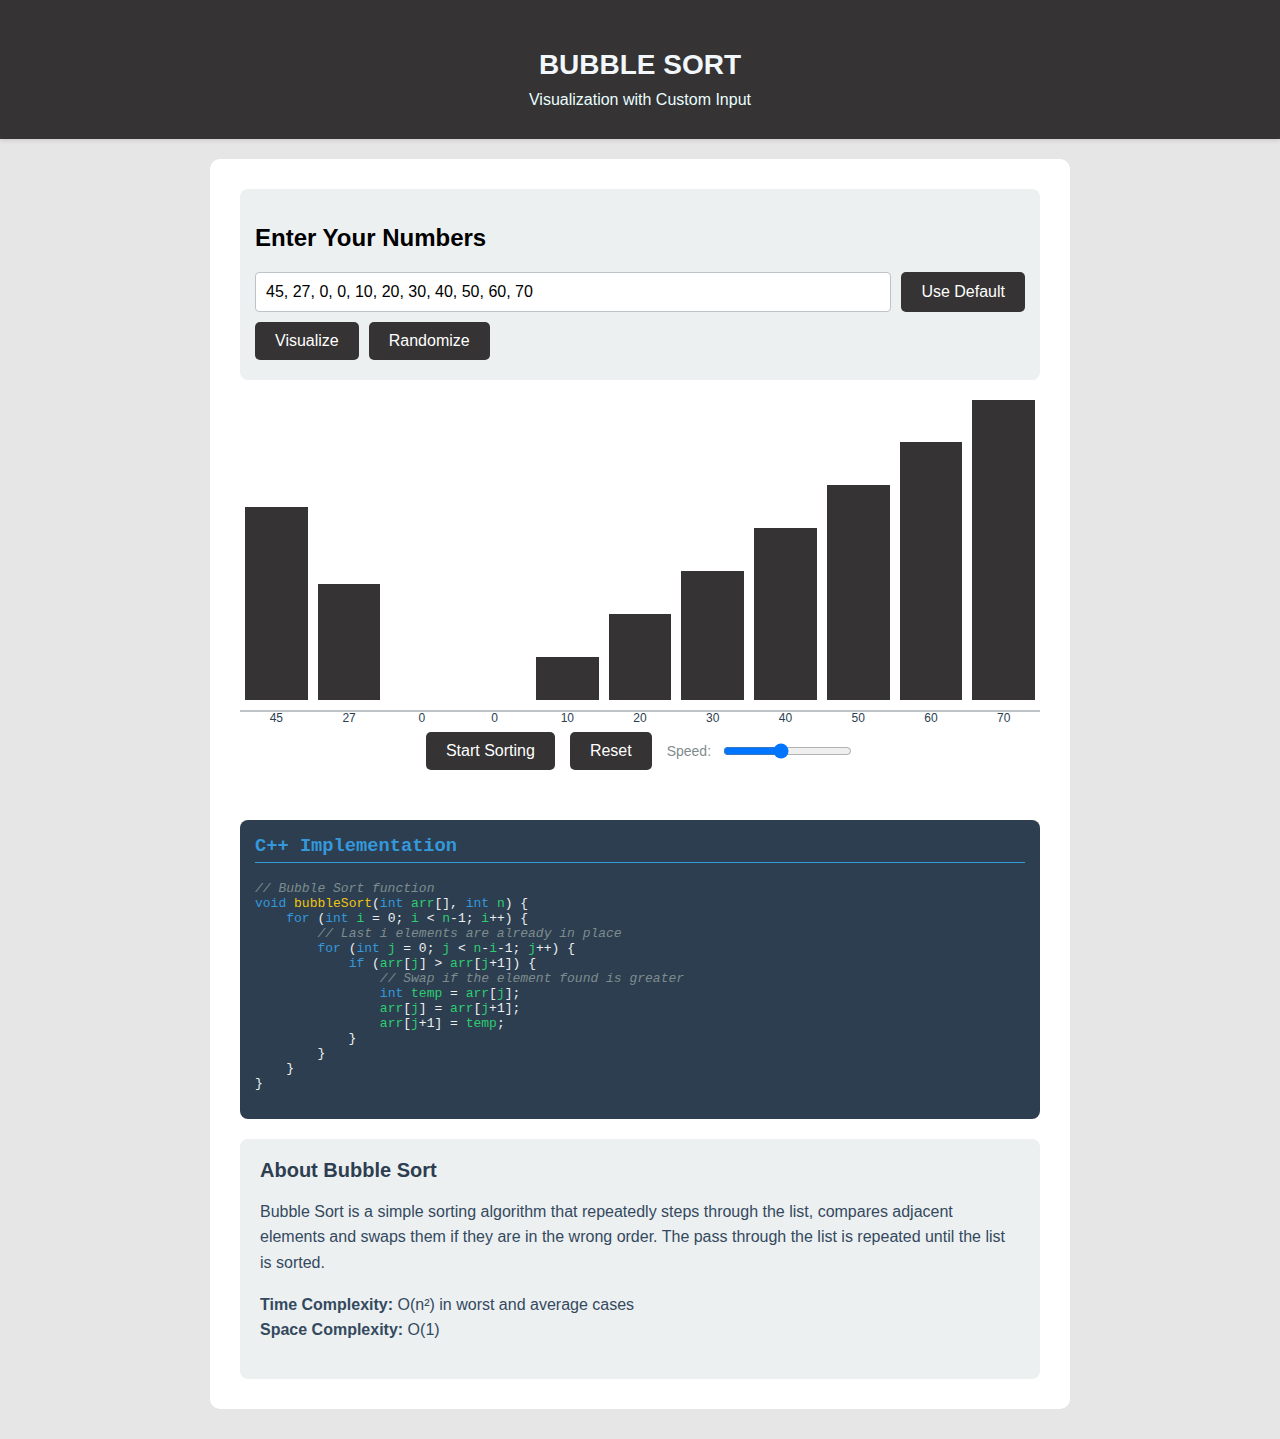
<file: bubble.html>
<!DOCTYPE html>
<html lang="en">
<head>
    <meta charset="UTF-8">
    <meta name="viewport" content="width=device-width, initial-scale=1.0">
    <title>Bubble Sort Visualization</title>
     <link rel="stylesheet" href="bubble.css" />
</head>
<body>
    <div class="header">
        <h1>BUBBLE SORT</h1>
        <div class="subtitle">Visualization with Custom Input</div>
    </div>
    
    <div class="container">
        <div class="input-section">
            <h2>Enter Your Numbers</h2>
            <div class="input-group">
                <input type="text" id="numberInput" placeholder="Enter numbers separated by commas (e.g., 5,3,8,1)">
                <button id="useDefaultBtn">Use Default</button>
            </div>
            <div class="input-buttons">
                <button id="submitBtn">Visualize</button>
                <button id="randomBtn">Randomize</button>
            </div>
            <div id="errorMessage" class="error-message"></div>
        </div>
        
        <div class="visualization">
            <div class="bars-container" id="barsContainer">
                <!-- Bars will be generated by JavaScript -->
            </div>
            
            <div class="controls">
                <button id="startBtn" disabled>Start Sorting</button>
                <button id="resetBtn" disabled>Reset</button>
                <div class="speed-control">
                    <label for="speed">Speed:</label>
                    <input type="range" id="speed" min="1" max="10" value="5">
                </div>
            </div>
        </div>
        
        <div class="code-fragment">
            <h3>C++ Implementation</h3>
            <pre><code><span class="code-comment">// Bubble Sort function</span>
<span class="code-keyword">void</span> <span class="code-function">bubbleSort</span>(<span class="code-keyword">int</span> <span class="code-var">arr</span>[], <span class="code-keyword">int</span> <span class="code-var">n</span>) {
    <span class="code-keyword">for</span> (<span class="code-keyword">int</span> <span class="code-var">i</span> = 0; <span class="code-var">i</span> < <span class="code-var">n</span>-1; <span class="code-var">i</span>++) {
        <span class="code-comment">// Last i elements are already in place</span>
        <span class="code-keyword">for</span> (<span class="code-keyword">int</span> <span class="code-var">j</span> = 0; <span class="code-var">j</span> < <span class="code-var">n</span>-<span class="code-var">i</span>-1; <span class="code-var">j</span>++) {
            <span class="code-keyword">if</span> (<span class="code-var">arr</span>[<span class="code-var">j</span>] > <span class="code-var">arr</span>[<span class="code-var">j</span>+1]) {
                <span class="code-comment">// Swap if the element found is greater</span>
                <span class="code-keyword">int</span> <span class="code-var">temp</span> = <span class="code-var">arr</span>[<span class="code-var">j</span>];
                <span class="code-var">arr</span>[<span class="code-var">j</span>] = <span class="code-var">arr</span>[<span class="code-var">j</span>+1];
                <span class="code-var">arr</span>[<span class="code-var">j</span>+1] = <span class="code-var">temp</span>;
            }
        }
    }
}</code></pre>
        </div>

        <div class="algorithm-info">
            <h2>About Bubble Sort</h2>
            <p>
                Bubble Sort is a simple sorting algorithm that repeatedly steps through the list,
                compares adjacent elements and swaps them if they are in the wrong order.
                The pass through the list is repeated until the list is sorted.
            </p>
            <p>
                <strong>Time Complexity:</strong> O(n²) in worst and average cases<br>
                <strong>Space Complexity:</strong> O(1)
            </p>
        </div>
    </div>

   <script src="bubble.js"></script>
</body>
</html>
</file>
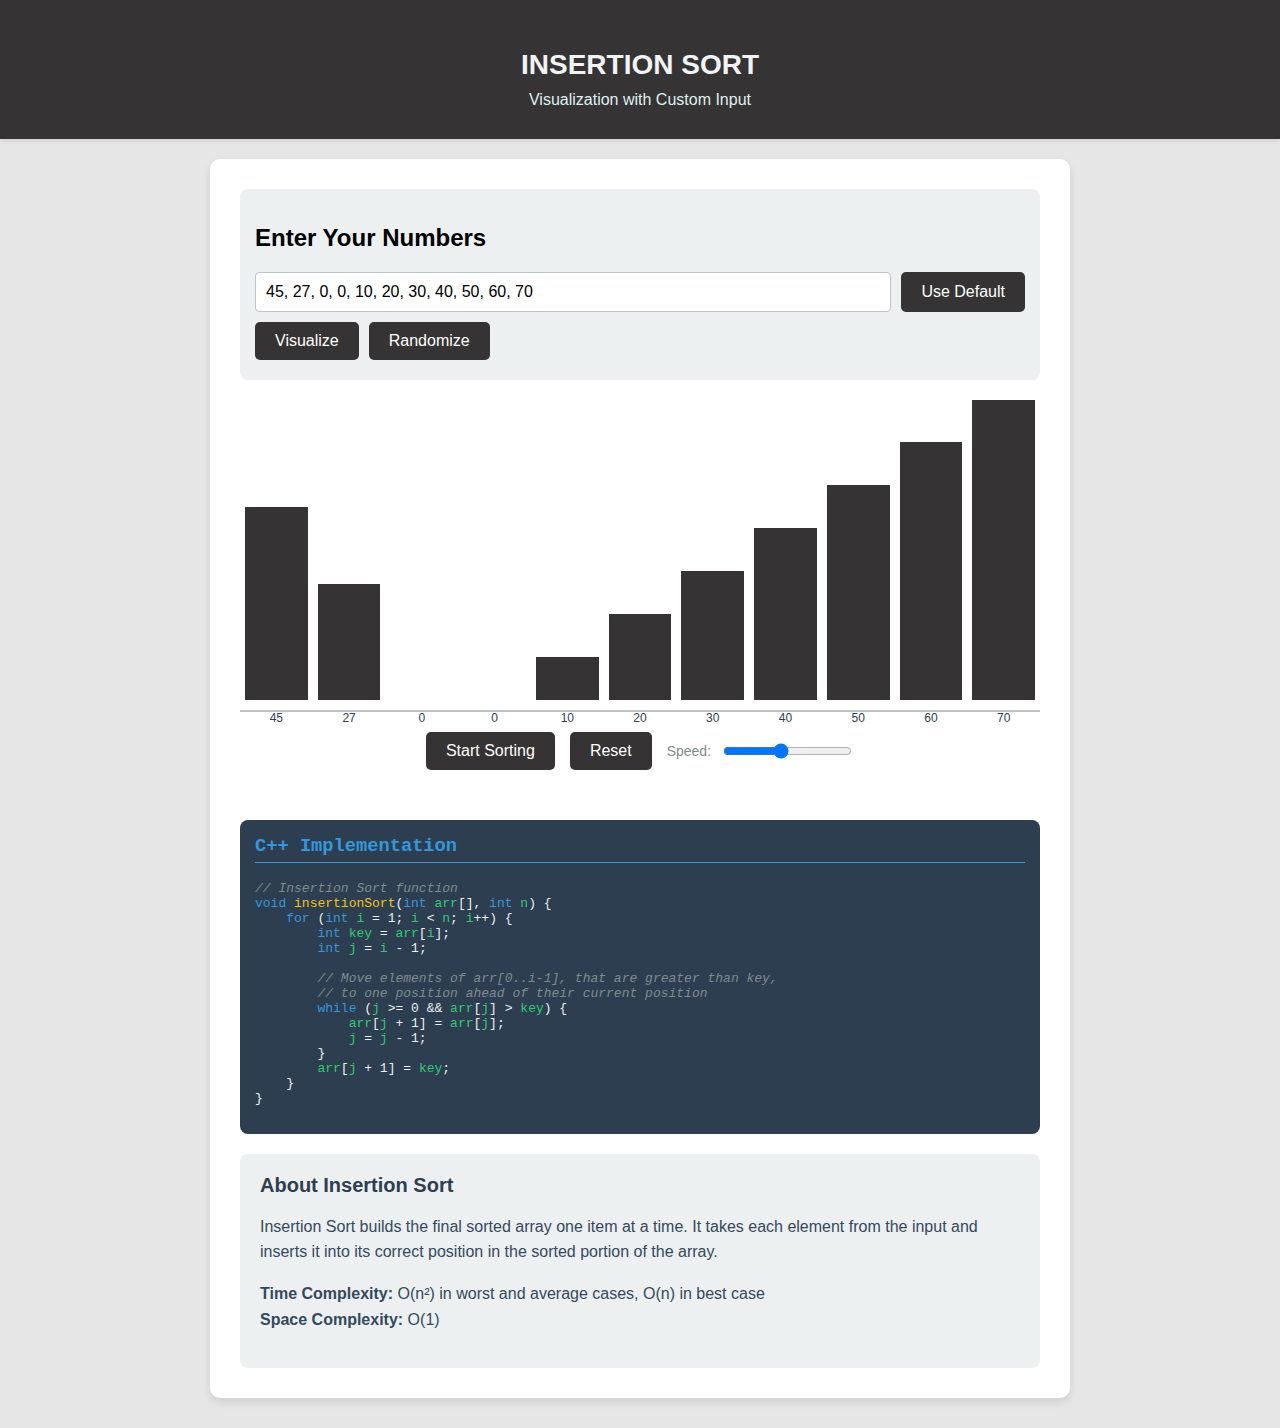
<file: insertion.html>
<!DOCTYPE html>
<html lang="en">
<head>
    <meta charset="UTF-8">
    <meta name="viewport" content="width=device-width, initial-scale=1.0">
    <title>Insertion Sort Visualization</title>
    <link rel="stylesheet" href="insertion.css" />
       
</head>
<body>
    <div class="header">
        <h1>INSERTION SORT</h1>
        <div class="subtitle">Visualization with Custom Input</div>
    </div>
    
    <div class="container">
        <div class="input-section">
            <h2>Enter Your Numbers</h2>
            <div class="input-group">
                <input type="text" id="numberInput" placeholder="Enter numbers separated by commas (e.g., 5,3,8,1)">
                <button id="useDefaultBtn">Use Default</button>
            </div>
            <div class="input-buttons">
                <button id="submitBtn">Visualize</button>
                <button id="randomBtn">Randomize</button>
            </div>
            <div id="errorMessage" class="error-message"></div>
        </div>
        
        <div class="visualization">
            <div class="bars-container" id="barsContainer">
                <!-- Bars will be generated by JavaScript -->
            </div>
            
            <div class="controls">
                <button id="startBtn" disabled>Start Sorting</button>
                <button id="resetBtn" disabled>Reset</button>
                <div class="speed-control">
                    <label for="speed">Speed:</label>
                    <input type="range" id="speed" min="1" max="10" value="5">
                </div>
            </div>
        </div>
        
        <div class="code-fragment">
            <h3>C++ Implementation</h3>
            <pre><code><span class="code-comment">// Insertion Sort function</span>
<span class="code-keyword">void</span> <span class="code-function">insertionSort</span>(<span class="code-keyword">int</span> <span class="code-var">arr</span>[], <span class="code-keyword">int</span> <span class="code-var">n</span>) {
    <span class="code-keyword">for</span> (<span class="code-keyword">int</span> <span class="code-var">i</span> = 1; <span class="code-var">i</span> < <span class="code-var">n</span>; <span class="code-var">i</span>++) {
        <span class="code-keyword">int</span> <span class="code-var">key</span> = <span class="code-var">arr</span>[<span class="code-var">i</span>];
        <span class="code-keyword">int</span> <span class="code-var">j</span> = <span class="code-var">i</span> - 1;

        <span class="code-comment">// Move elements of arr[0..i-1], that are greater than key,</span>
        <span class="code-comment">// to one position ahead of their current position</span>
        <span class="code-keyword">while</span> (<span class="code-var">j</span> >= 0 && <span class="code-var">arr</span>[<span class="code-var">j</span>] > <span class="code-var">key</span>) {
            <span class="code-var">arr</span>[<span class="code-var">j</span> + 1] = <span class="code-var">arr</span>[<span class="code-var">j</span>];
            <span class="code-var">j</span> = <span class="code-var">j</span> - 1;
        }
        <span class="code-var">arr</span>[<span class="code-var">j</span> + 1] = <span class="code-var">key</span>;
    }
}</code></pre>
        </div>

        <div class="algorithm-info">
            <h2>About Insertion Sort</h2>
            <p>
                Insertion Sort builds the final sorted array one item at a time. It takes each element
                from the input and inserts it into its correct position in the sorted portion of the array.
            </p>
            <p>
                <strong>Time Complexity:</strong> O(n²) in worst and average cases, O(n) in best case<br>
                <strong>Space Complexity:</strong> O(1)
            </p>
        </div>
    </div>

     <script src="insertion.js"></script>
      
</body>
</html>
</file>
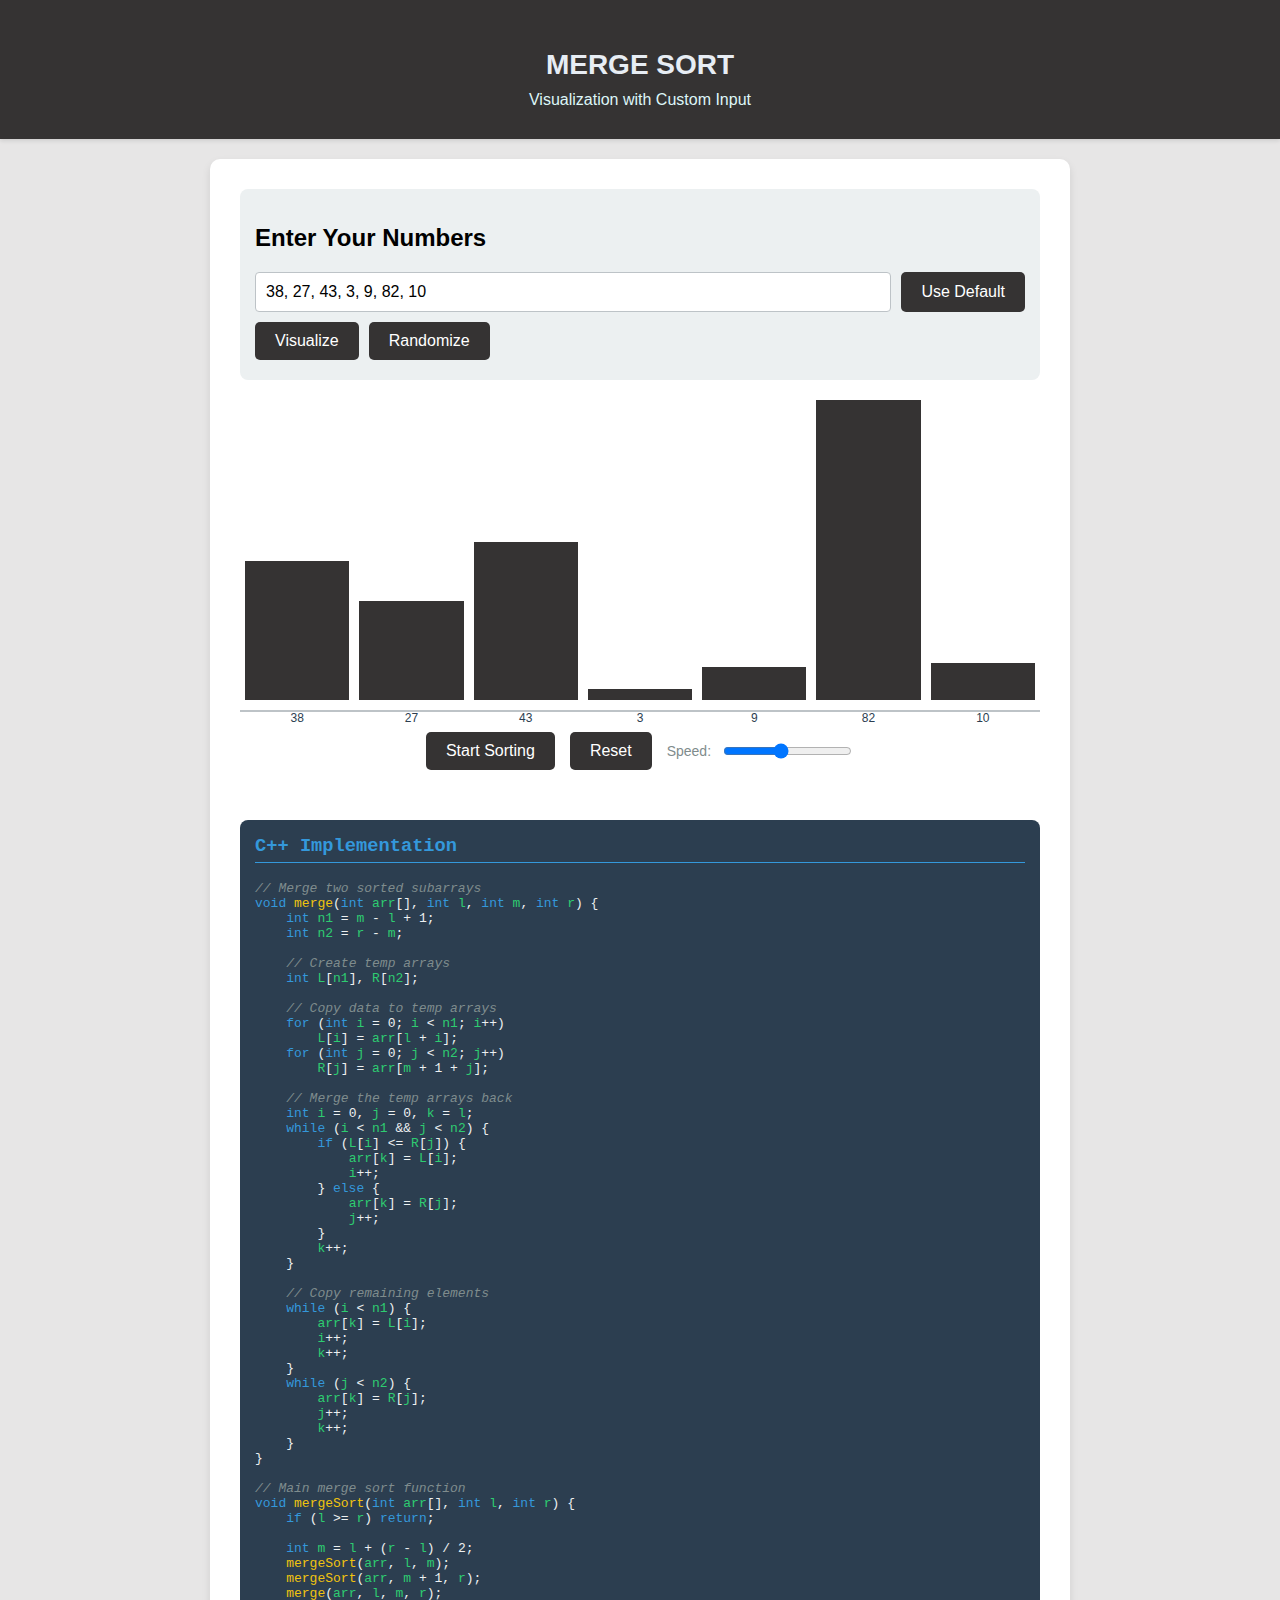
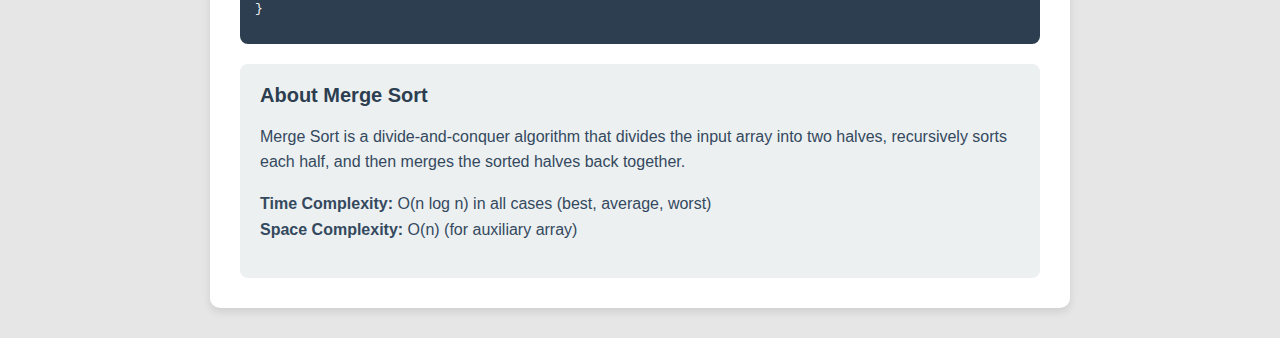
<file: merge.html>
<!DOCTYPE html>
<html lang="en">
<head>
    <meta charset="UTF-8">
    <meta name="viewport" content="width=device-width, initial-scale=1.0">
    <title>Merge Sort Visualization</title>
   <link rel="stylesheet" href="merge.css" />
       
</head>
<body>
    <div class="header">
        <h1>MERGE SORT</h1>
        <div class="subtitle">Visualization with Custom Input</div>
    </div>
    
    <div class="container">
        <div class="input-section">
            <h2>Enter Your Numbers</h2>
            <div class="input-group">
                <input type="text" id="numberInput" placeholder="Enter numbers separated by commas (e.g., 5,3,8,1)">
                <button id="useDefaultBtn">Use Default</button>
            </div>
            <div class="input-buttons">
                <button id="submitBtn">Visualize</button>
                <button id="randomBtn">Randomize</button>
            </div>
            <div id="errorMessage" class="error-message"></div>
        </div>
        
        <div class="visualization">
            <div class="bars-container" id="barsContainer">
                <!-- Bars will be generated by JavaScript -->
            </div>
            
            <div class="controls">
                <button id="startBtn" disabled>Start Sorting</button>
                <button id="resetBtn" disabled>Reset</button>
                <div class="speed-control">
                    <label for="speed">Speed:</label>
                    <input type="range" id="speed" min="1" max="10" value="5">
                </div>
            </div>
        </div>
        
        <div class="code-fragment">
            <h3>C++ Implementation</h3>
            <pre><code><span class="code-comment">// Merge two sorted subarrays</span>
<span class="code-keyword">void</span> <span class="code-function">merge</span>(<span class="code-keyword">int</span> <span class="code-var">arr</span>[], <span class="code-keyword">int</span> <span class="code-var">l</span>, <span class="code-keyword">int</span> <span class="code-var">m</span>, <span class="code-keyword">int</span> <span class="code-var">r</span>) {
    <span class="code-keyword">int</span> <span class="code-var">n1</span> = <span class="code-var">m</span> - <span class="code-var">l</span> + 1;
    <span class="code-keyword">int</span> <span class="code-var">n2</span> = <span class="code-var">r</span> - <span class="code-var">m</span>;
    
    <span class="code-comment">// Create temp arrays</span>
    <span class="code-keyword">int</span> <span class="code-var">L</span>[<span class="code-var">n1</span>], <span class="code-var">R</span>[<span class="code-var">n2</span>];
    
    <span class="code-comment">// Copy data to temp arrays</span>
    <span class="code-keyword">for</span> (<span class="code-keyword">int</span> <span class="code-var">i</span> = 0; <span class="code-var">i</span> < <span class="code-var">n1</span>; <span class="code-var">i</span>++)
        <span class="code-var">L</span>[<span class="code-var">i</span>] = <span class="code-var">arr</span>[<span class="code-var">l</span> + <span class="code-var">i</span>];
    <span class="code-keyword">for</span> (<span class="code-keyword">int</span> <span class="code-var">j</span> = 0; <span class="code-var">j</span> < <span class="code-var">n2</span>; <span class="code-var">j</span>++)
        <span class="code-var">R</span>[<span class="code-var">j</span>] = <span class="code-var">arr</span>[<span class="code-var">m</span> + 1 + <span class="code-var">j</span>];
    
    <span class="code-comment">// Merge the temp arrays back</span>
    <span class="code-keyword">int</span> <span class="code-var">i</span> = 0, <span class="code-var">j</span> = 0, <span class="code-var">k</span> = <span class="code-var">l</span>;
    <span class="code-keyword">while</span> (<span class="code-var">i</span> < <span class="code-var">n1</span> && <span class="code-var">j</span> < <span class="code-var">n2</span>) {
        <span class="code-keyword">if</span> (<span class="code-var">L</span>[<span class="code-var">i</span>] <= <span class="code-var">R</span>[<span class="code-var">j</span>]) {
            <span class="code-var">arr</span>[<span class="code-var">k</span>] = <span class="code-var">L</span>[<span class="code-var">i</span>];
            <span class="code-var">i</span>++;
        } <span class="code-keyword">else</span> {
            <span class="code-var">arr</span>[<span class="code-var">k</span>] = <span class="code-var">R</span>[<span class="code-var">j</span>];
            <span class="code-var">j</span>++;
        }
        <span class="code-var">k</span>++;
    }
    
    <span class="code-comment">// Copy remaining elements</span>
    <span class="code-keyword">while</span> (<span class="code-var">i</span> < <span class="code-var">n1</span>) {
        <span class="code-var">arr</span>[<span class="code-var">k</span>] = <span class="code-var">L</span>[<span class="code-var">i</span>];
        <span class="code-var">i</span>++;
        <span class="code-var">k</span>++;
    }
    <span class="code-keyword">while</span> (<span class="code-var">j</span> < <span class="code-var">n2</span>) {
        <span class="code-var">arr</span>[<span class="code-var">k</span>] = <span class="code-var">R</span>[<span class="code-var">j</span>];
        <span class="code-var">j</span>++;
        <span class="code-var">k</span>++;
    }
}

<span class="code-comment">// Main merge sort function</span>
<span class="code-keyword">void</span> <span class="code-function">mergeSort</span>(<span class="code-keyword">int</span> <span class="code-var">arr</span>[], <span class="code-keyword">int</span> <span class="code-var">l</span>, <span class="code-keyword">int</span> <span class="code-var">r</span>) {
    <span class="code-keyword">if</span> (<span class="code-var">l</span> >= <span class="code-var">r</span>) <span class="code-keyword">return</span>;
    
    <span class="code-keyword">int</span> <span class="code-var">m</span> = <span class="code-var">l</span> + (<span class="code-var">r</span> - <span class="code-var">l</span>) / 2;
    <span class="code-function">mergeSort</span>(<span class="code-var">arr</span>, <span class="code-var">l</span>, <span class="code-var">m</span>);
    <span class="code-function">mergeSort</span>(<span class="code-var">arr</span>, <span class="code-var">m</span> + 1, <span class="code-var">r</span>);
    <span class="code-function">merge</span>(<span class="code-var">arr</span>, <span class="code-var">l</span>, <span class="code-var">m</span>, <span class="code-var">r</span>);
}</code></pre>
        </div>

        <div class="algorithm-info">
            <h2>About Merge Sort</h2>
            <p>
                Merge Sort is a divide-and-conquer algorithm that divides the input array into two halves,
                recursively sorts each half, and then merges the sorted halves back together.
            </p>
            <p>
                <strong>Time Complexity:</strong> O(n log n) in all cases (best, average, worst)<br>
                <strong>Space Complexity:</strong> O(n) (for auxiliary array)
            </p>
        </div>
    </div>

     <script src="merge.js"></script>
</body>
</html>
</file>
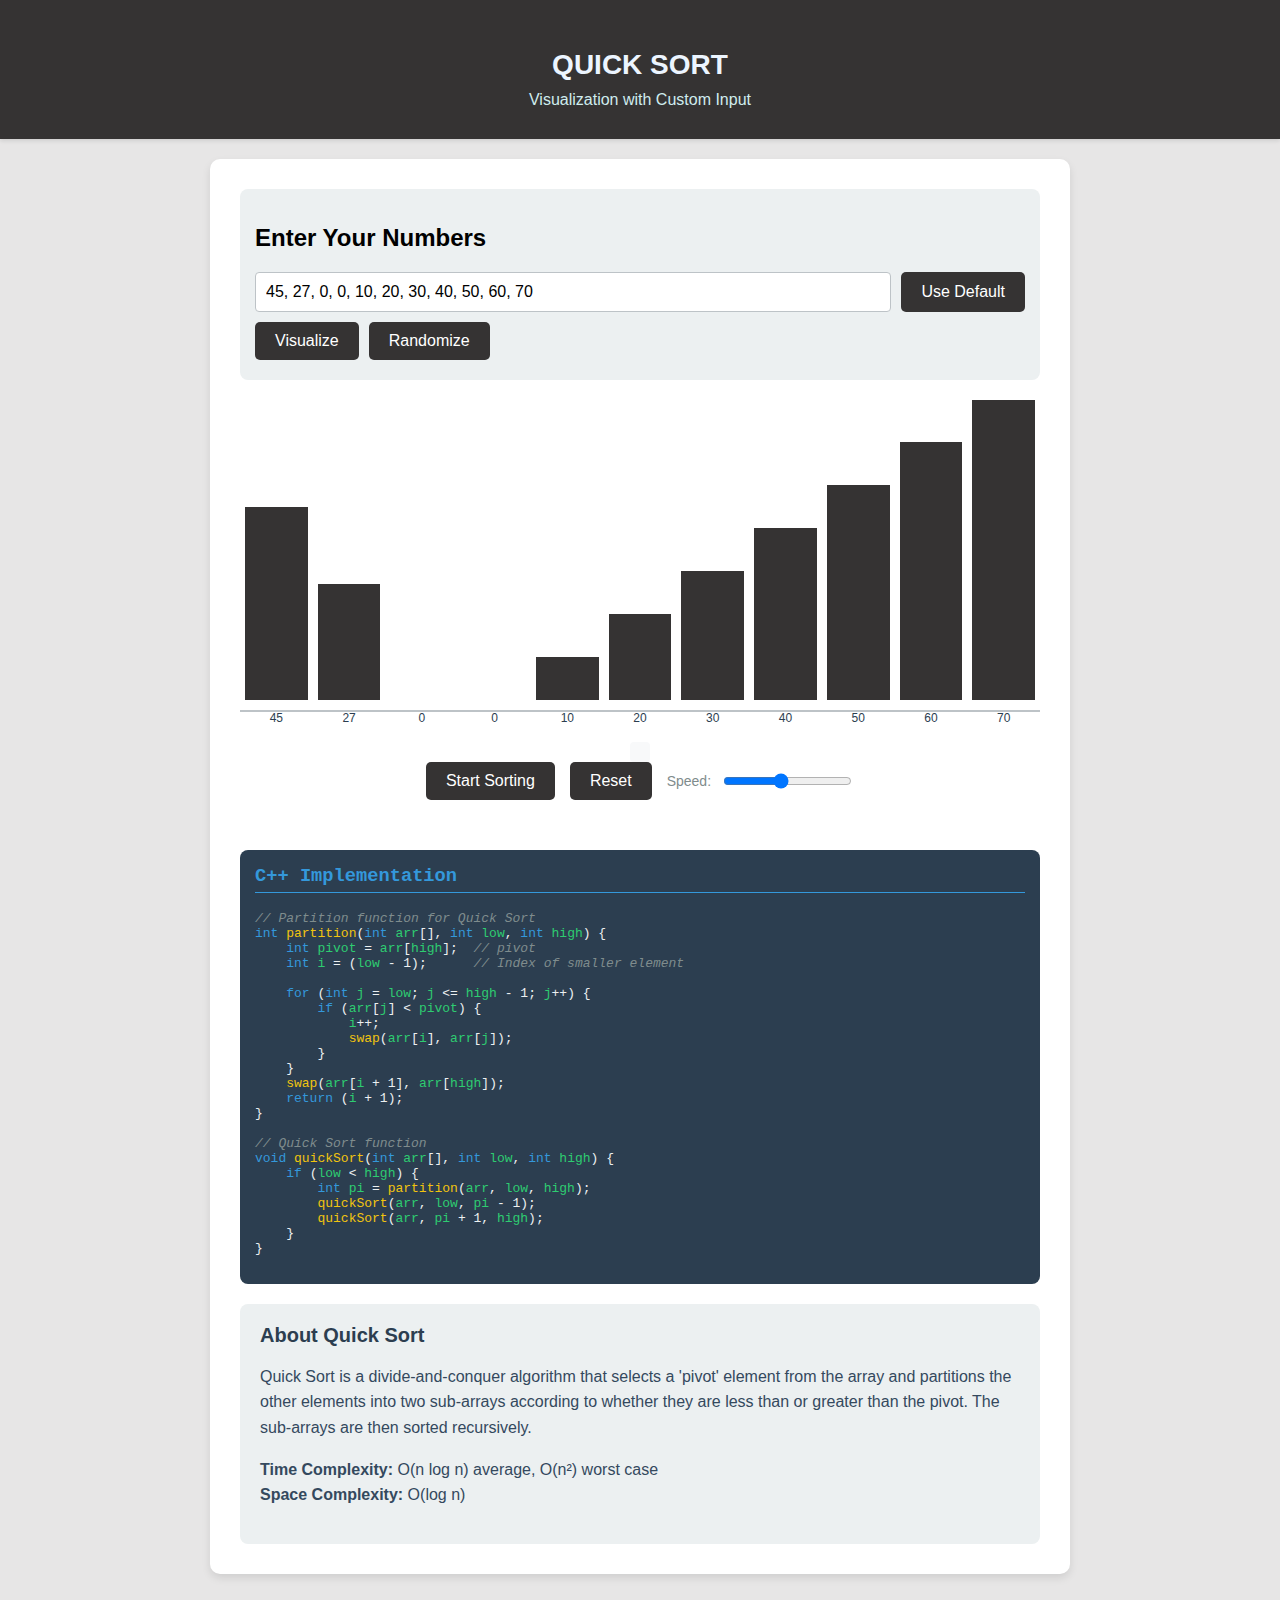
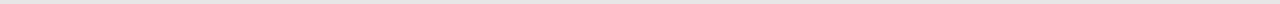
<file: quick.html>
<!DOCTYPE html>
<html lang="en">
<head>
    <meta charset="UTF-8">
    <meta name="viewport" content="width=device-width, initial-scale=1.0">
    <title>Quick Sort Visualization</title>
    <link rel="stylesheet" href="quick.css" />
</head>
<body>
    <div class="header">
        <h1>QUICK SORT</h1>
        <div class="subtitle">Visualization with Custom Input</div>
    </div>
    
    <div class="container">
        <div class="input-section">
            <h2>Enter Your Numbers</h2>
            <div class="input-group">
                <input type="text" id="numberInput" placeholder="Enter numbers separated by commas (e.g., 5,3,8,1)">
                <button id="useDefaultBtn">Use Default</button>
            </div>
            <div class="input-buttons">
                <button id="submitBtn">Visualize</button>
                <button id="randomBtn">Randomize</button>
            </div>
            <div id="errorMessage" class="error-message"></div>
        </div>
        
        <div class="visualization">
            <div class="bars-container" id="barsContainer">
                <!-- Bars will be generated by JavaScript -->
            </div>
            <div id="partitionInfo" class="partition-info"></div>
            
            <div class="controls">
                <button id="startBtn" disabled>Start Sorting</button>
                <button id="resetBtn" disabled>Reset</button>
                <div class="speed-control">
                    <label for="speed">Speed:</label>
                    <input type="range" id="speed" min="1" max="10" value="5">
                </div>
            </div>
        </div>
        
        <div class="code-fragment">
            <h3>C++ Implementation</h3>
            <pre><code><span class="code-comment">// Partition function for Quick Sort</span>
<span class="code-keyword">int</span> <span class="code-function">partition</span>(<span class="code-keyword">int</span> <span class="code-var">arr</span>[], <span class="code-keyword">int</span> <span class="code-var">low</span>, <span class="code-keyword">int</span> <span class="code-var">high</span>) {
    <span class="code-keyword">int</span> <span class="code-var">pivot</span> = <span class="code-var">arr</span>[<span class="code-var">high</span>];  <span class="code-comment">// pivot</span>
    <span class="code-keyword">int</span> <span class="code-var">i</span> = (<span class="code-var">low</span> - 1);      <span class="code-comment">// Index of smaller element</span>

    <span class="code-keyword">for</span> (<span class="code-keyword">int</span> <span class="code-var">j</span> = <span class="code-var">low</span>; <span class="code-var">j</span> <= <span class="code-var">high</span> - 1; <span class="code-var">j</span>++) {
        <span class="code-keyword">if</span> (<span class="code-var">arr</span>[<span class="code-var">j</span>] < <span class="code-var">pivot</span>) {
            <span class="code-var">i</span>++;
            <span class="code-function">swap</span>(<span class="code-var">arr</span>[<span class="code-var">i</span>], <span class="code-var">arr</span>[<span class="code-var">j</span>]);
        }
    }
    <span class="code-function">swap</span>(<span class="code-var">arr</span>[<span class="code-var">i</span> + 1], <span class="code-var">arr</span>[<span class="code-var">high</span>]);
    <span class="code-keyword">return</span> (<span class="code-var">i</span> + 1);
}

<span class="code-comment">// Quick Sort function</span>
<span class="code-keyword">void</span> <span class="code-function">quickSort</span>(<span class="code-keyword">int</span> <span class="code-var">arr</span>[], <span class="code-keyword">int</span> <span class="code-var">low</span>, <span class="code-keyword">int</span> <span class="code-var">high</span>) {
    <span class="code-keyword">if</span> (<span class="code-var">low</span> < <span class="code-var">high</span>) {
        <span class="code-keyword">int</span> <span class="code-var">pi</span> = <span class="code-function">partition</span>(<span class="code-var">arr</span>, <span class="code-var">low</span>, <span class="code-var">high</span>);
        <span class="code-function">quickSort</span>(<span class="code-var">arr</span>, <span class="code-var">low</span>, <span class="code-var">pi</span> - 1);
        <span class="code-function">quickSort</span>(<span class="code-var">arr</span>, <span class="code-var">pi</span> + 1, <span class="code-var">high</span>);
    }
}</code></pre>
        </div>

        <div class="algorithm-info">
            <h2>About Quick Sort</h2>
            <p>
                Quick Sort is a divide-and-conquer algorithm that selects a 'pivot' element from the array
                and partitions the other elements into two sub-arrays according to whether they are less than
                or greater than the pivot. The sub-arrays are then sorted recursively.
            </p>
            <p>
                <strong>Time Complexity:</strong> O(n log n) average, O(n²) worst case<br>
                <strong>Space Complexity:</strong> O(log n)
            </p>
        </div>
    </div>
<script src="quick.js"></script>
</body>
</html>
</file>
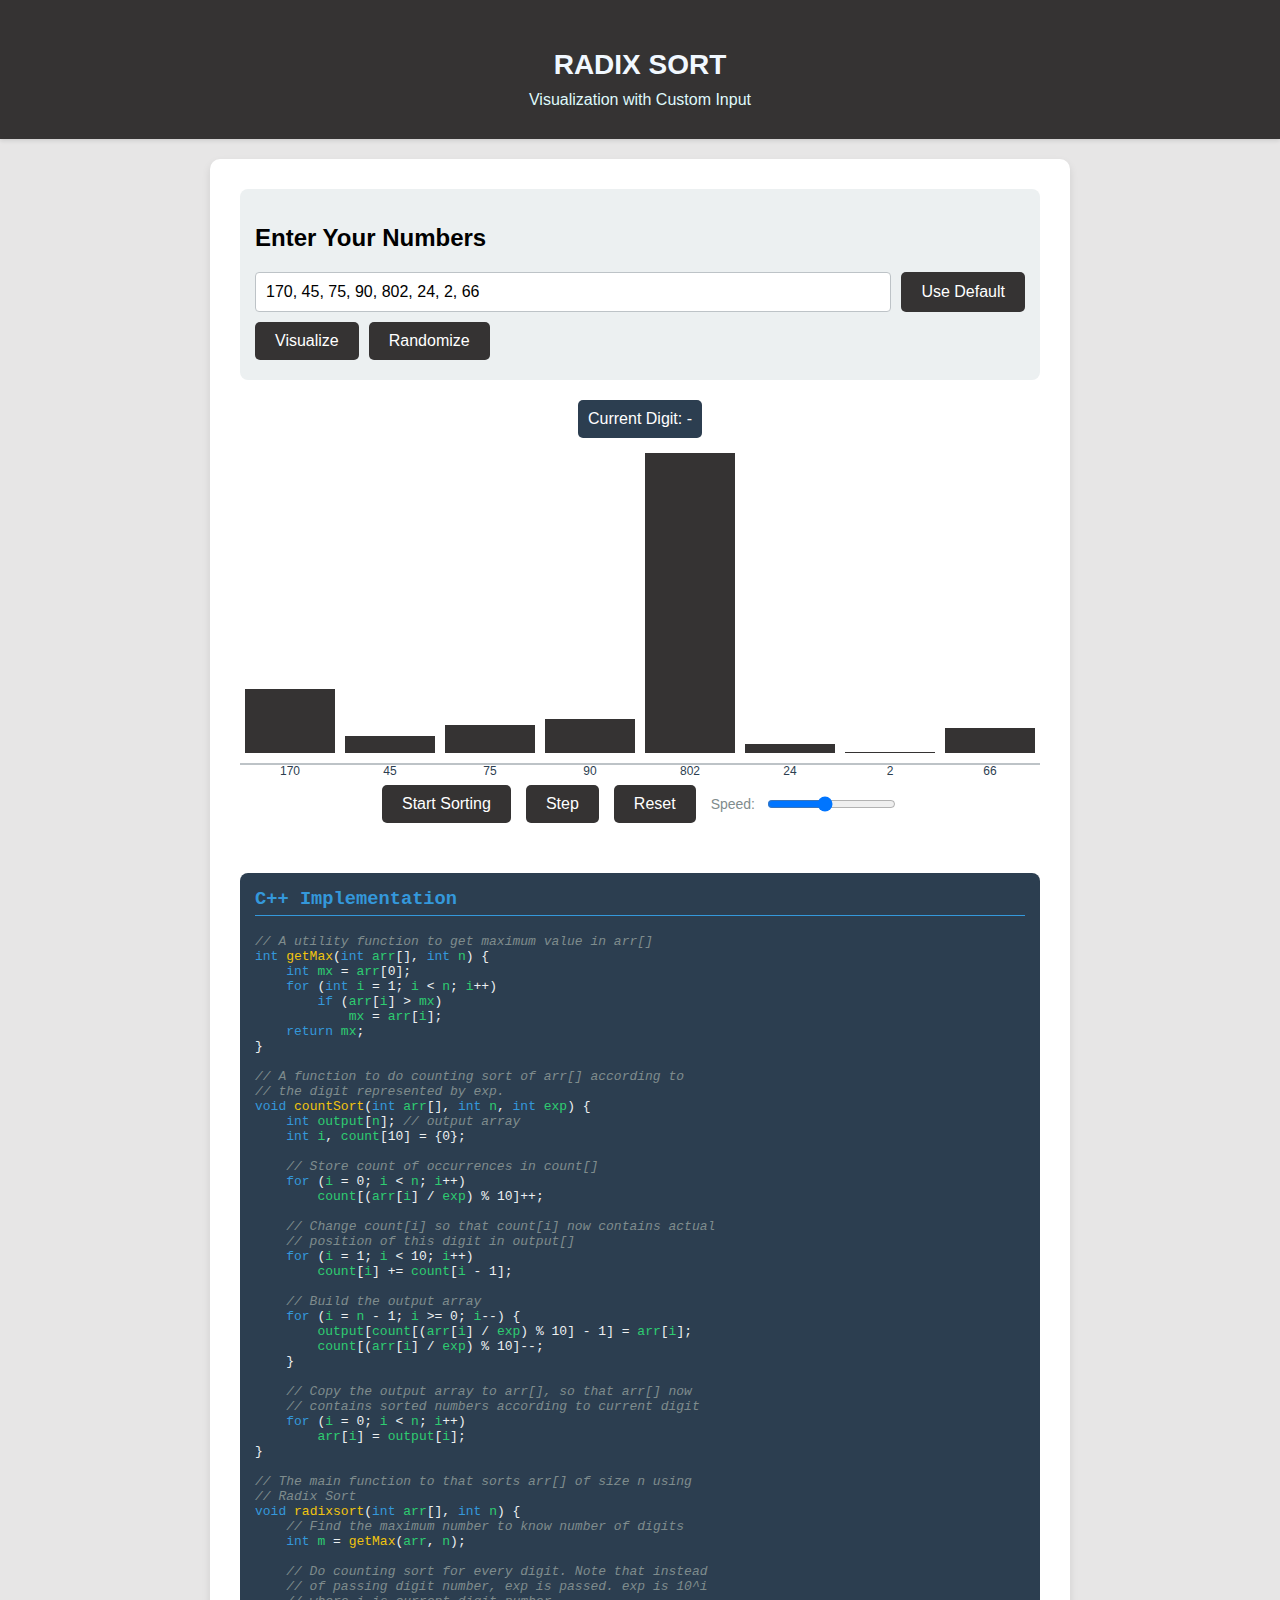
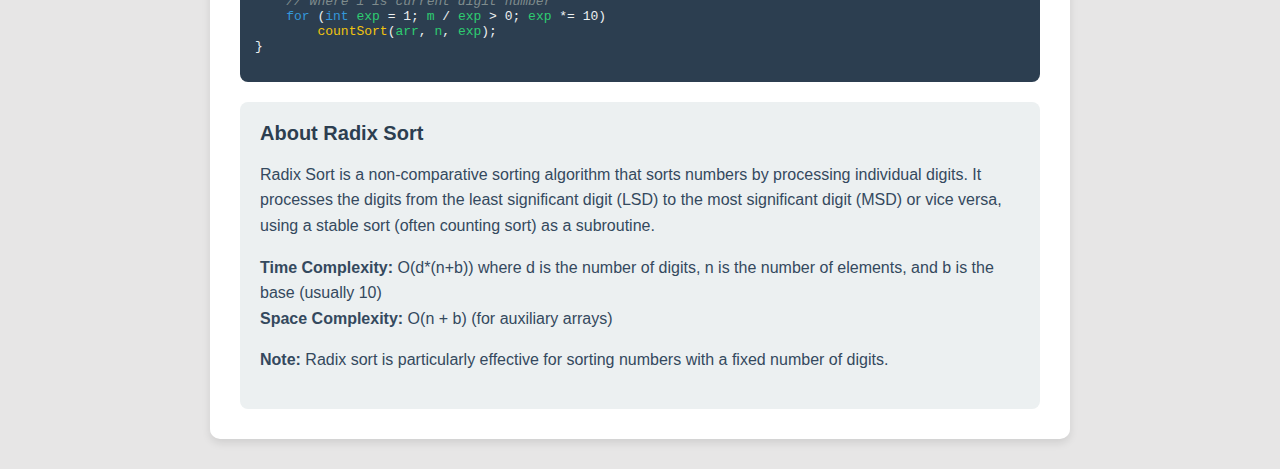
<file: radix.html>
<!DOCTYPE html>
<html lang="en">
<head>
    <meta charset="UTF-8">
    <meta name="viewport" content="width=device-width, initial-scale=1.0">
    <title>Radix Sort Visualization</title>
    <link rel="stylesheet" href="radix.css" />
       
</head>
<body>
    <div class="header">
        <h1>RADIX SORT</h1>
        <div class="subtitle">Visualization with Custom Input</div>
    </div>
    
    <div class="container">
        <div class="input-section">
            <h2>Enter Your Numbers</h2>
            <div class="input-group">
                <input type="text" id="numberInput" placeholder="Enter numbers separated by commas (e.g., 170,45,75,90,802,24,2,66)">
                <button id="useDefaultBtn">Use Default</button>
            </div>
            <div class="input-buttons">
                <button id="submitBtn">Visualize</button>
                <button id="randomBtn">Randomize</button>
            </div>
            <div id="errorMessage" class="error-message"></div>
        </div>
        
        <div class="visualization">
            <div id="digitInfo" class="digit-info">Current Digit: -</div>
            <div class="bars-container" id="barsContainer">
                <!-- Bars will be generated by JavaScript -->
            </div>
            
            <div class="controls">
                <button id="startBtn" disabled>Start Sorting</button>
                <button id="stepBtn" disabled>Step</button>
                <button id="resetBtn" disabled>Reset</button>
                <div class="speed-control">
                    <label for="speed">Speed:</label>
                    <input type="range" id="speed" min="1" max="10" value="5">
                </div>
            </div>
        </div>
        
        <div class="code-fragment">
            <h3>C++ Implementation</h3>
            <pre><code><span class="code-comment">// A utility function to get maximum value in arr[]</span>
<span class="code-keyword">int</span> <span class="code-function">getMax</span>(<span class="code-keyword">int</span> <span class="code-var">arr</span>[], <span class="code-keyword">int</span> <span class="code-var">n</span>) {
    <span class="code-keyword">int</span> <span class="code-var">mx</span> = <span class="code-var">arr</span>[0];
    <span class="code-keyword">for</span> (<span class="code-keyword">int</span> <span class="code-var">i</span> = 1; <span class="code-var">i</span> < <span class="code-var">n</span>; <span class="code-var">i</span>++)
        <span class="code-keyword">if</span> (<span class="code-var">arr</span>[<span class="code-var">i</span>] > <span class="code-var">mx</span>)
            <span class="code-var">mx</span> = <span class="code-var">arr</span>[<span class="code-var">i</span>];
    <span class="code-keyword">return</span> <span class="code-var">mx</span>;
}

<span class="code-comment">// A function to do counting sort of arr[] according to</span>
<span class="code-comment">// the digit represented by exp.</span>
<span class="code-keyword">void</span> <span class="code-function">countSort</span>(<span class="code-keyword">int</span> <span class="code-var">arr</span>[], <span class="code-keyword">int</span> <span class="code-var">n</span>, <span class="code-keyword">int</span> <span class="code-var">exp</span>) {
    <span class="code-keyword">int</span> <span class="code-var">output</span>[<span class="code-var">n</span>]; <span class="code-comment">// output array</span>
    <span class="code-keyword">int</span> <span class="code-var">i</span>, <span class="code-var">count</span>[10] = {0};
 
    <span class="code-comment">// Store count of occurrences in count[]</span>
    <span class="code-keyword">for</span> (<span class="code-var">i</span> = 0; <span class="code-var">i</span> < <span class="code-var">n</span>; <span class="code-var">i</span>++)
        <span class="code-var">count</span>[(<span class="code-var">arr</span>[<span class="code-var">i</span>] / <span class="code-var">exp</span>) % 10]++;
 
    <span class="code-comment">// Change count[i] so that count[i] now contains actual</span>
    <span class="code-comment">// position of this digit in output[]</span>
    <span class="code-keyword">for</span> (<span class="code-var">i</span> = 1; <span class="code-var">i</span> < 10; <span class="code-var">i</span>++)
        <span class="code-var">count</span>[<span class="code-var">i</span>] += <span class="code-var">count</span>[<span class="code-var">i</span> - 1];
 
    <span class="code-comment">// Build the output array</span>
    <span class="code-keyword">for</span> (<span class="code-var">i</span> = <span class="code-var">n</span> - 1; <span class="code-var">i</span> >= 0; <span class="code-var">i</span>--) {
        <span class="code-var">output</span>[<span class="code-var">count</span>[(<span class="code-var">arr</span>[<span class="code-var">i</span>] / <span class="code-var">exp</span>) % 10] - 1] = <span class="code-var">arr</span>[<span class="code-var">i</span>];
        <span class="code-var">count</span>[(<span class="code-var">arr</span>[<span class="code-var">i</span>] / <span class="code-var">exp</span>) % 10]--;
    }
 
    <span class="code-comment">// Copy the output array to arr[], so that arr[] now</span>
    <span class="code-comment">// contains sorted numbers according to current digit</span>
    <span class="code-keyword">for</span> (<span class="code-var">i</span> = 0; <span class="code-var">i</span> < <span class="code-var">n</span>; <span class="code-var">i</span>++)
        <span class="code-var">arr</span>[<span class="code-var">i</span>] = <span class="code-var">output</span>[<span class="code-var">i</span>];
}
 
<span class="code-comment">// The main function to that sorts arr[] of size n using</span>
<span class="code-comment">// Radix Sort</span>
<span class="code-keyword">void</span> <span class="code-function">radixsort</span>(<span class="code-keyword">int</span> <span class="code-var">arr</span>[], <span class="code-keyword">int</span> <span class="code-var">n</span>) {
    <span class="code-comment">// Find the maximum number to know number of digits</span>
    <span class="code-keyword">int</span> <span class="code-var">m</span> = <span class="code-function">getMax</span>(<span class="code-var">arr</span>, <span class="code-var">n</span>);
 
    <span class="code-comment">// Do counting sort for every digit. Note that instead</span>
    <span class="code-comment">// of passing digit number, exp is passed. exp is 10^i</span>
    <span class="code-comment">// where i is current digit number</span>
    <span class="code-keyword">for</span> (<span class="code-keyword">int</span> <span class="code-var">exp</span> = 1; <span class="code-var">m</span> / <span class="code-var">exp</span> > 0; <span class="code-var">exp</span> *= 10)
        <span class="code-function">countSort</span>(<span class="code-var">arr</span>, <span class="code-var">n</span>, <span class="code-var">exp</span>);
}</code></pre>
        </div>

        <div class="algorithm-info">
            <h2>About Radix Sort</h2>
            <p>
                Radix Sort is a non-comparative sorting algorithm that sorts numbers by processing individual digits.
                It processes the digits from the least significant digit (LSD) to the most significant digit (MSD)
                or vice versa, using a stable sort (often counting sort) as a subroutine.
            </p>
            <p>
                <strong>Time Complexity:</strong> O(d*(n+b)) where d is the number of digits, n is the number of elements, and b is the base (usually 10)<br>
                <strong>Space Complexity:</strong> O(n + b) (for auxiliary arrays)
            </p>
            <p>
                <strong>Note:</strong> Radix sort is particularly effective for sorting numbers with a fixed number of digits.
            </p>
        </div>
    </div>

   
     <script src="radix.js"></script>
</body>
</html>
</file>
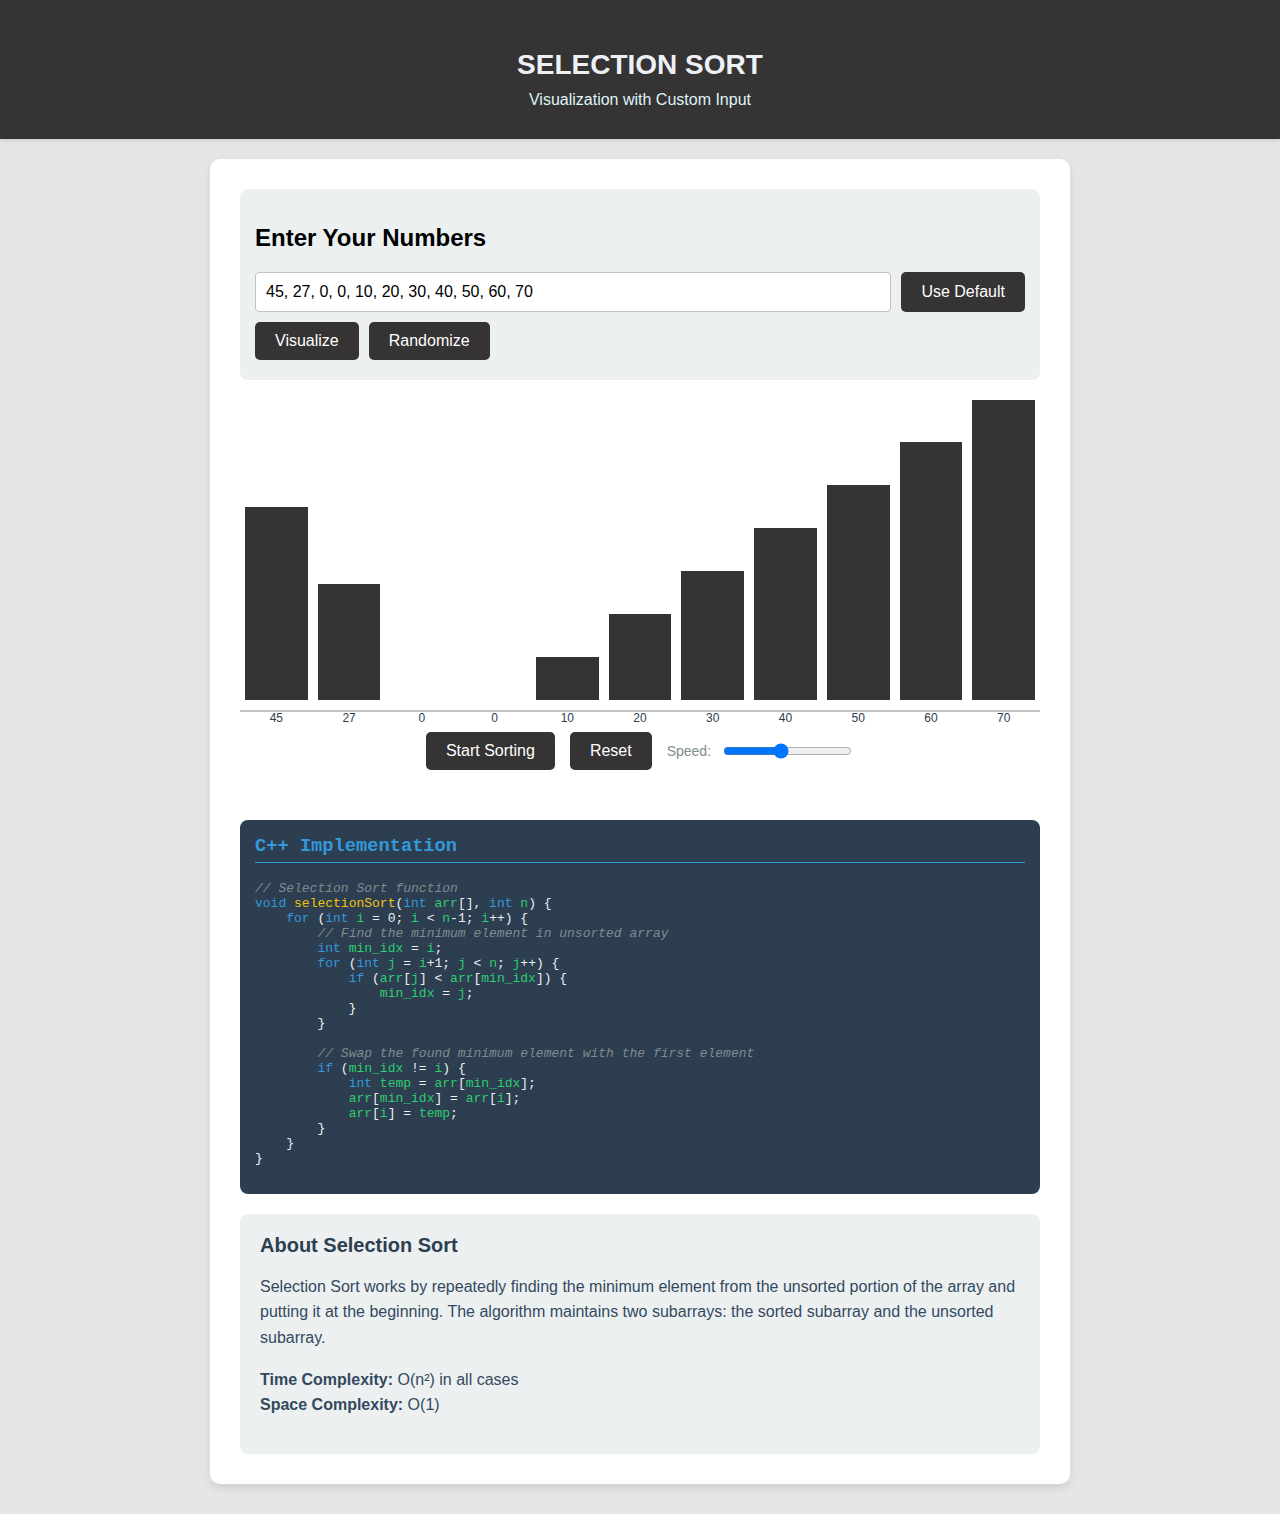
<file: selection.html>
<!DOCTYPE html>
<html lang="en">
<head>
    <meta charset="UTF-8">
    <meta name="viewport" content="width=device-width, initial-scale=1.0">
    <title>Selection Sort Visualization</title>
    <link rel="stylesheet" href="selection.css" />
</head>
<body>
    <div class="header">
        <h1>SELECTION SORT</h1>
        <div class="subtitle">Visualization with Custom Input</div>
    </div>
    
    <div class="container">
        <div class="input-section">
            <h2>Enter Your Numbers</h2>
            <div class="input-group">
                <input type="text" id="numberInput" placeholder="Enter numbers separated by commas (e.g., 5,3,8,1)">
                <button id="useDefaultBtn">Use Default</button>
            </div>
            <div class="input-buttons">
                <button id="submitBtn">Visualize</button>
                <button id="randomBtn">Randomize</button>
            </div>
            <div id="errorMessage" class="error-message"></div>
        </div>
        
        <div class="visualization">
            <div class="bars-container" id="barsContainer">
                <!-- Bars will be generated by JavaScript -->
            </div>
            
            <div class="controls">
                <button id="startBtn" disabled>Start Sorting</button>
                <button id="resetBtn" disabled>Reset</button>
                <div class="speed-control">
                    <label for="speed">Speed:</label>
                    <input type="range" id="speed" min="1" max="10" value="5">
                </div>
            </div>
        </div>
        
        <div class="code-fragment">
            <h3>C++ Implementation</h3>
            <pre><code><span class="code-comment">// Selection Sort function</span>
<span class="code-keyword">void</span> <span class="code-function">selectionSort</span>(<span class="code-keyword">int</span> <span class="code-var">arr</span>[], <span class="code-keyword">int</span> <span class="code-var">n</span>) {
    <span class="code-keyword">for</span> (<span class="code-keyword">int</span> <span class="code-var">i</span> = 0; <span class="code-var">i</span> < <span class="code-var">n</span>-1; <span class="code-var">i</span>++) {
        <span class="code-comment">// Find the minimum element in unsorted array</span>
        <span class="code-keyword">int</span> <span class="code-var">min_idx</span> = <span class="code-var">i</span>;
        <span class="code-keyword">for</span> (<span class="code-keyword">int</span> <span class="code-var">j</span> = <span class="code-var">i</span>+1; <span class="code-var">j</span> < <span class="code-var">n</span>; <span class="code-var">j</span>++) {
            <span class="code-keyword">if</span> (<span class="code-var">arr</span>[<span class="code-var">j</span>] < <span class="code-var">arr</span>[<span class="code-var">min_idx</span>]) {
                <span class="code-var">min_idx</span> = <span class="code-var">j</span>;
            }
        }
        
        <span class="code-comment">// Swap the found minimum element with the first element</span>
        <span class="code-keyword">if</span> (<span class="code-var">min_idx</span> != <span class="code-var">i</span>) {
            <span class="code-keyword">int</span> <span class="code-var">temp</span> = <span class="code-var">arr</span>[<span class="code-var">min_idx</span>];
            <span class="code-var">arr</span>[<span class="code-var">min_idx</span>] = <span class="code-var">arr</span>[<span class="code-var">i</span>];
            <span class="code-var">arr</span>[<span class="code-var">i</span>] = <span class="code-var">temp</span>;
        }
    }
}</code></pre>
        </div>

        <div class="algorithm-info">
            <h2>About Selection Sort</h2>
            <p>
                Selection Sort works by repeatedly finding the minimum element from the unsorted portion
                of the array and putting it at the beginning. The algorithm maintains two subarrays:
                the sorted subarray and the unsorted subarray.
            </p>
            <p>
                <strong>Time Complexity:</strong> O(n²) in all cases<br>
                <strong>Space Complexity:</strong> O(1)
            </p>
        </div>
    </div>

     <script src="selection.js"></script>
   
       
</body>
</html>
</file>
<file: bubble.css>
body {
            font-family: 'Segoe UI', Tahoma, Geneva, Verdana, sans-serif;
            background-color: #e7e6e6;
            margin: 0;
            padding: 0;
            display: flex;
            flex-direction: column;
            align-items: center;
        }
        
        .header {
            background-color: #353333;
            font-family: 'Bebas Neue', sans-serif;
            width: 100%;
            padding: 30px 0;
            box-shadow: 0 2px 4px rgba(0, 0, 0, 0.1);
            text-align: center;
            margin-bottom: 20px;
        }
        
        .container {
            background-color: white;
            border-radius: 10px;
            box-shadow: 0 4px 8px #353333(0, 0, 0, 0.1);
            padding: 30px;
            width: 80%;
            max-width: 800px;
            margin-bottom: 30px;
        }
        
        h1 {
            color: #f2f7fc;
            margin-bottom: 10px;
            font-size: 28px;
            font-weight: bold;
            text-transform: uppercase;
        }
        
        .subtitle {
            color: #e9feff;
            font-size: 16px;
        }
        
        .input-section {
            margin-bottom: 20px;
            padding: 15px;
            background-color: #ecf0f1;
            border-radius: 8px;
        }
        
        .input-group {
            display: flex;
            gap: 10px;
            margin-bottom: 10px;
        }
        
        input[type="text"] {
            flex: 1;
            padding: 10px;
            border: 1px solid #bdc3c7;
            border-radius: 4px;
            font-size: 16px;
        }
        
        .input-buttons {
            display: flex;
            gap: 10px;
        }
        
        .visualization {
            display: flex;
            flex-direction: column;
            align-items: center;
            margin-bottom: 30px;
        }
        
        .bars-container {
            display: flex;
            align-items: flex-end;
            height: 300px;
            width: 100%;
            border-bottom: 2px solid #bdc3c7;
            padding-bottom: 10px;
            margin-bottom: 20px;
        }
        
        .bar {
            width: 40px;
            background-color: #353333;
            margin: 0 5px;
            position: relative;
            transition: height 0.3s ease, transform 0.3s ease;
        }
        
        .bar-label {
            position: absolute;
            bottom: -25px;
            width: 100%;
            text-align: center;
            font-size: 12px;
            color: #2c3e50;
        }
        
        .controls {
            display: flex;
            justify-content: center;
            gap: 15px;
            margin-bottom: 20px;
        }
        
        button {
            padding: 10px 20px;
            background-color: #353333;
            color: white;
            border: none;
            border-radius: 5px;
            cursor: pointer;
            font-size: 16px;
            transition: background-color 0.3s;
        }
        
        button:hover {
            background-color: #2980b9;
        }
        
        button:disabled {
            background-color: #bdc3c7;
            cursor: not-allowed;
        }
        
        .speed-control {
            display: flex;
            align-items: center;
            gap: 10px;
        }
        
        .speed-control label {
            font-size: 14px;
            color: #7f8c8d;
        }
        
        .algorithm-info {
            background-color: #ecf0f1;
            padding: 20px;
            border-radius: 8px;
            margin-top: 20px;
        }
        
        .algorithm-info h2 {
            color: #2c3e50;
            margin-top: 0;
            font-size: 20px;
        }
        
        .algorithm-info p {
            color: #34495e;
            line-height: 1.6;
        }
        
        .comparing {
            background-color: #e74c3c !important;
        }
        
        .swapping {
            background-color: #f39c12 !important;
            transform: translateY(-10px);
        }
        
        .sorted {
            background-color: #2ecc71 !important;
        }
         
        .code-fragment {
            background-color: #2c3e50;
            color: #ecf0f1;
            padding: 15px;
            border-radius: 8px;
            font-family: 'Courier New', Courier, monospace;
            margin: 20px 0;
            overflow-x: auto;
        }
        
        .code-fragment h3 {
            color: #3498db;
            margin-top: 0;
            border-bottom: 1px solid #3498db;
            padding-bottom: 5px;
        }
        
        .code-keyword {
            color: #3498db;
        }
        
        .code-function {
            color: #f1c40f;
        }
        
        .code-comment {
            color: #7f8c8d;
            font-style: italic;
        }
        
        .code-var {
            color: #2ecc71;
        }
        
        .error-message {
            color: #e74c3c;
            margin-top: 5px;
            font-size: 14px;
        }
</file>
<file: insertion.css>
body {
            font-family: 'Segoe UI', Tahoma, Geneva, Verdana, sans-serif;
            background-color: #e7e6e6;
            margin: 0;
            padding: 0;
            display: flex;
            flex-direction: column;
            align-items: center;
        }
        
        .header {
            background-color: #353333;
            font-family: 'Bebas Neue', sans-serif;
            width: 100%;
            padding: 30px 0;
            box-shadow: 0 2px 4px rgba(0, 0, 0, 0.1);
            text-align: center;
            margin-bottom: 20px;
        }
        
        .container {
            background-color: white;
            border-radius: 10px;
            box-shadow: 0 4px 8px rgba(0, 0, 0, 0.1);
            padding: 30px;
            width: 80%;
            max-width: 800px;
            margin-bottom: 30px;
        }
        
        h1 {
            color: #f0f4f7;
            margin-bottom: 10px;
            font-size: 28px;
            font-weight: bold;
            text-transform: uppercase;
        }
        
        .subtitle {
            color: #dff0f1;
            font-size: 16px;
        }
        
        .input-section {
            margin-bottom: 20px;
            padding: 15px;
            background-color: #ecf0f1;
            border-radius: 8px;
        }
        
        .input-group {
            display: flex;
            gap: 10px;
            margin-bottom: 10px;
        }
        
        input[type="text"] {
            flex: 1;
            padding: 10px;
            border: 1px solid #bdc3c7;
            border-radius: 4px;
            font-size: 16px;
        }
        
        .input-buttons {
            display: flex;
            gap: 10px;
        }
        
        .visualization {
            display: flex;
            flex-direction: column;
            align-items: center;
            margin-bottom: 30px;
        }
        
        .bars-container {
            display: flex;
            align-items: flex-end;
            height: 300px;
            width: 100%;
            border-bottom: 2px solid #bdc3c7;
            padding-bottom: 10px;
            margin-bottom: 20px;
        }
        
        .bar {
            width: 40px;
            background-color: #353333;
            margin: 0 5px;
            position: relative;
            transition: height 0.3s ease, transform 0.3s ease;
        }
        
        .bar-label {
            position: absolute;
            bottom: -25px;
            width: 100%;
            text-align: center;
            font-size: 12px;
            color: #2c3e50;
        }
        
        .controls {
            display: flex;
            justify-content: center;
            gap: 15px;
            margin-bottom: 20px;
        }
        
        button {
            padding: 10px 20px;
            background-color: #353333;
            color: white;
            border: none;
            border-radius: 5px;
            cursor: pointer;
            font-size: 16px;
            transition: background-color 0.3s;
        }
        
        button:hover {
            background-color: #2980b9;
        }
        
        button:disabled {
            background-color: #bdc3c7;
            cursor: not-allowed;
        }
        
        .speed-control {
            display: flex;
            align-items: center;
            gap: 10px;
        }
        
        .speed-control label {
            font-size: 14px;
            color: #7f8c8d;
        }
        
        .algorithm-info {
            background-color: #ecf0f1;
            padding: 20px;
            border-radius: 8px;
            margin-top: 20px;
        }
        
        .algorithm-info h2 {
            color: #2c3e50;
            margin-top: 0;
            font-size: 20px;
        }
        
        .algorithm-info p {
            color: #34495e;
            line-height: 1.6;
        }
        
        .current-key {
            background-color: #e74c3c !important;
        }
        
        .sorted {
            background-color: #2ecc71 !important;
        }
        
        .comparing {
            background-color: #f39c12 !important;
        }
         
        .code-fragment {
            background-color: #2c3e50;
            color: #ecf0f1;
            padding: 15px;
            border-radius: 8px;
            font-family: 'Courier New', Courier, monospace;
            margin: 20px 0;
            overflow-x: auto;
        }
        
        .code-fragment h3 {
            color: #3498db;
            margin-top: 0;
            border-bottom: 1px solid #3498db;
            padding-bottom: 5px;
        }
        
        .code-keyword {
            color: #3498db;
        }
        
        .code-function {
            color: #f1c40f;
        }
        
        .code-comment {
            color: #7f8c8d;
            font-style: italic;
        }
        
        .code-var {
            color: #2ecc71;
        }
        
        .error-message {
            color: #e74c3c;
            margin-top: 5px;
            font-size: 14px;
        }
</file>
<file: merge.css>
body {
            font-family: 'Segoe UI', Tahoma, Geneva, Verdana, sans-serif;
            background-color: #e7e6e6;
            margin: 0;
            padding: 0;
            display: flex;
            flex-direction: column;
            align-items: center;
        }
        
        .header {
            background-color: #353333;
            font-family: 'Bebas Neue', sans-serif;
            width: 100%;
            padding: 30px 0;
            box-shadow: 0 2px 4px rgba(0, 0, 0, 0.1);
            text-align: center;
            margin-bottom: 20px;
        }
        
        .container {
            background-color: white;
            border-radius: 10px;
            box-shadow: 0 4px 8px rgba(0, 0, 0, 0.1);
            padding: 30px;
            width: 80%;
            max-width: 800px;
            margin-bottom: 30px;
        }
        
        h1 {
            color: #e7edf4;
            margin-bottom: 10px;
            font-size: 28px;
            font-weight: bold;
            text-transform: uppercase;
        }
        
        .subtitle {
            color: #ddf6f8;
            font-size: 16px;
        }
        
        .input-section {
            margin-bottom: 20px;
            padding: 15px;
            background-color: #ecf0f1;
            border-radius: 8px;
        }
        
        .input-group {
            display: flex;
            gap: 10px;
            margin-bottom: 10px;
        }
        
        input[type="text"] {
            flex: 1;
            padding: 10px;
            border: 1px solid #bdc3c7;
            border-radius: 4px;
            font-size: 16px;
        }
        
        .input-buttons {
            display: flex;
            gap: 10px;
        }
        
        .visualization {
            display: flex;
            flex-direction: column;
            align-items: center;
            margin-bottom: 30px;
        }
        
        .bars-container {
            display: flex;
            align-items: flex-end;
            height: 300px;
            width: 100%;
            border-bottom: 2px solid #bdc3c7;
            padding-bottom: 10px;
            margin-bottom: 20px;
        }
        
        .bar {
            width: 40px;
            background-color: #353333;
            margin: 0 5px;
            position: relative;
            transition: height 0.3s ease, transform 0.3s ease;
        }
        
        .bar-label {
            position: absolute;
            bottom: -25px;
            width: 100%;
            text-align: center;
            font-size: 12px;
            color: #2c3e50;
        }
        
        .controls {
            display: flex;
            justify-content: center;
            gap: 15px;
            margin-bottom: 20px;
        }
        
        button {
            padding: 10px 20px;
            background-color: #353333;
            color: white;
            border: none;
            border-radius: 5px;
            cursor: pointer;
            font-size: 16px;
            transition: background-color 0.3s;
        }
        
        button:hover {
            background-color: #2980b9;
        }
        
        button:disabled {
            background-color: #bdc3c7;
            cursor: not-allowed;
        }
        
        .speed-control {
            display: flex;
            align-items: center;
            gap: 10px;
        }
        
        .speed-control label {
            font-size: 14px;
            color: #7f8c8d;
        }
        
        .algorithm-info {
            background-color: #ecf0f1;
            padding: 20px;
            border-radius: 8px;
            margin-top: 20px;
        }
        
        .algorithm-info h2 {
            color: #2c3e50;
            margin-top: 0;
            font-size: 20px;
        }
        
        .algorithm-info p {
            color: #34495e;
            line-height: 1.6;
        }
        
        .current-merge {
            background-color: #e74c3c !important;
        }
        
        .sorted {
            background-color: #2ecc71 !important;
        }
        
        .comparing {
            background-color: #f39c12 !important;
        }
        
        .left-partition {
            background-color: #9b59b6 !important;
        }
        
        .right-partition {
            background-color: #1abc9c !important;
        }
         
        .code-fragment {
            background-color: #2c3e50;
            color: #ecf0f1;
            padding: 15px;
            border-radius: 8px;
            font-family: 'Courier New', Courier, monospace;
            margin: 20px 0;
            overflow-x: auto;
        }
        
        .code-fragment h3 {
            color: #3498db;
            margin-top: 0;
            border-bottom: 1px solid #3498db;
            padding-bottom: 5px;
        }
        
        .code-keyword {
            color: #3498db;
        }
        
        .code-function {
            color: #f1c40f;
        }
        
        .code-comment {
            color: #7f8c8d;
            font-style: italic;
        }
        
        .code-var {
            color: #2ecc71;
        }
        
        .error-message {
            color: #e74c3c;
            margin-top: 5px;
            font-size: 14px;
        }
</file>
<file: quick.css>
body {
            font-family: 'Segoe UI', Tahoma, Geneva, Verdana, sans-serif;
            background-color: #e7e6e6;
            margin: 0;
            padding: 0;
            display: flex;
            flex-direction: column;
            align-items: center;
        }
        
        .header {
            background-color: #353333;
            font-family: 'Bebas Neue', sans-serif;
            width: 100%;
            padding: 30px 0;
            box-shadow: 0 2px 4px rgba(0, 0, 0, 0.1);
            text-align: center;
            margin-bottom: 20px;
        }
        
        .container {
            background-color: white;
            border-radius: 10px;
            box-shadow: 0 4px 8px rgba(0, 0, 0, 0.1);
            padding: 30px;
            width: 80%;
            max-width: 800px;
            margin-bottom: 30px;
        }
        
        h1 {
            color: #ecf5ff;
            margin-bottom: 10px;
            font-size: 28px;
            font-weight: bold;
            text-transform: uppercase;
        }
        
        .subtitle {
            color: #cfecee;
            font-size: 16px;
        }
        
        .input-section {
            margin-bottom: 20px;
            padding: 15px;
            background-color: #ecf0f1;
            border-radius: 8px;
        }
        
        .input-group {
            display: flex;
            gap: 10px;
            margin-bottom: 10px;
        }
        
        input[type="text"] {
            flex: 1;
            padding: 10px;
            border: 1px solid #bdc3c7;
            border-radius: 4px;
            font-size: 16px;
        }
        
        .input-buttons {
            display: flex;
            gap: 10px;
        }
        
        .visualization {
            display: flex;
            flex-direction: column;
            align-items: center;
            margin-bottom: 30px;
        }
        
        .bars-container {
            display: flex;
            align-items: flex-end;
            height: 300px;
            width: 100%;
            border-bottom: 2px solid #bdc3c7;
            padding-bottom: 10px;
            margin-bottom: 20px;
        }
        
        .bar {
            width: 40px;
            background-color: #353333;
            margin: 0 5px;
            position: relative;
            transition: height 0.3s ease, transform 0.3s ease;
        }
        
        .bar-label {
            position: absolute;
            bottom: -25px;
            width: 100%;
            text-align: center;
            font-size: 12px;
            color: #2c3e50;
        }
        
        .controls {
            display: flex;
            justify-content: center;
            gap: 15px;
            margin-bottom: 20px;
        }
        
        button {
            padding: 10px 20px;
            background-color: #353333;
            color: white;
            border: none;
            border-radius: 5px;
            cursor: pointer;
            font-size: 16px;
            transition: background-color 0.3s;
        }
        
        button:hover {
            background-color: #2980b9;
        }
        
        button:disabled {
            background-color: #bdc3c7;
            cursor: not-allowed;
        }
        
        .speed-control {
            display: flex;
            align-items: center;
            gap: 10px;
        }
        
        .speed-control label {
            font-size: 14px;
            color: #7f8c8d;
        }
        
        .algorithm-info {
            background-color: #ecf0f1;
            padding: 20px;
            border-radius: 8px;
            margin-top: 20px;
        }
        
        .algorithm-info h2 {
            color: #2c3e50;
            margin-top: 0;
            font-size: 20px;
        }
        
        .algorithm-info p {
            color: #34495e;
            line-height: 1.6;
        }
        
        .pivot {
            background-color: #e74c3c !important;
            transform: translateY(-10px);
            box-shadow: 0 10px 15px rgba(0, 0, 0, 0.2);
        }
        
        .partition {
            background-color: #f39c12 !important;
        }
        
        .sorted {
            background-color: #2ecc71 !important;
        }
        
        .comparing {
            transform: translateY(-10px);
            box-shadow: 0 10px 15px rgba(0, 0, 0, 0.2);
        }
         
        .code-fragment {
            background-color: #2c3e50;
            color: #ecf0f1;
            padding: 15px;
            border-radius: 8px;
            font-family: 'Courier New', Courier, monospace;
            margin: 20px 0;
            overflow-x: auto;
        }
        
        .code-fragment h3 {
            color: #3498db;
            margin-top: 0;
            border-bottom: 1px solid #3498db;
            padding-bottom: 5px;
        }
        
        .code-keyword {
            color: #3498db;
        }
        
        .code-function {
            color: #f1c40f;
        }
        
        .code-comment {
            color: #7f8c8d;
            font-style: italic;
        }
        
        .code-var {
            color: #2ecc71;
        }
        
        .error-message {
            color: #e74c3c;
            margin-top: 5px;
            font-size: 14px;
        }
        
        .partition-info {
            margin-top: 10px;
            padding: 10px;
            background-color: #f8f9fa;
            border-radius: 4px;
            font-size: 14px;
        }
</file>
<file: radix.css>
body {
            font-family: 'Segoe UI', Tahoma, Geneva, Verdana, sans-serif;
            background-color: #e7e6e6;
            margin: 0;
            padding: 0;
            display: flex;
            flex-direction: column;
            align-items: center;
        }
        
        .header {
            background-color: #353333;
            font-family: 'Bebas Neue', sans-serif;
            width: 100%;
            padding: 30px 0;
            box-shadow: 0 2px 4px rgba(0, 0, 0, 0.1);
            text-align: center;
            margin-bottom: 20px;
        }
        
        .container {
            background-color: white;
            border-radius: 10px;
            box-shadow: 0 4px 8px rgba(0, 0, 0, 0.1);
            padding: 30px;
            width: 80%;
            max-width: 800px;
            margin-bottom: 30px;
        }
        
        h1 {
            color: #f1f8ff;
            margin-bottom: 10px;
            font-size: 28px;
            font-weight: bold;
            text-transform: uppercase;
        }
        
        .subtitle {
            color: #dff9fb;
            font-size: 16px;
        }
        
        .input-section {
            margin-bottom: 20px;
            padding: 15px;
            background-color: #ecf0f1;
            border-radius: 8px;
        }
        
        .input-group {
            display: flex;
            gap: 10px;
            margin-bottom: 10px;
        }
        
        input[type="text"] {
            flex: 1;
            padding: 10px;
            border: 1px solid #bdc3c7;
            border-radius: 4px;
            font-size: 16px;
        }
        
        .input-buttons {
            display: flex;
            gap: 10px;
        }
        
        .visualization {
            display: flex;
            flex-direction: column;
            align-items: center;
            margin-bottom: 30px;
        }
        
        .bars-container {
            display: flex;
            align-items: flex-end;
            height: 300px;
            width: 100%;
            border-bottom: 2px solid #bdc3c7;
            padding-bottom: 10px;
            margin-bottom: 20px;
        }
        
        .bar {
            width: 40px;
            background-color: #353333;
            margin: 0 5px;
            position: relative;
            transition: height 0.3s ease, transform 0.3s ease;
        }
        
        .bar-label {
            position: absolute;
            bottom: -25px;
            width: 100%;
            text-align: center;
            font-size: 12px;
            color: #2c3e50;
        }
        
        .controls {
            display: flex;
            justify-content: center;
            gap: 15px;
            margin-bottom: 20px;
        }
        
        button {
            padding: 10px 20px;
            background-color: #353333;
            color: white;
            border: none;
            border-radius: 5px;
            cursor: pointer;
            font-size: 16px;
            transition: background-color 0.3s;
        }
        
        button:hover {
            background-color: #2980b9;
        }
        
        button:disabled {
            background-color: #bdc3c7;
            cursor: not-allowed;
        }
        
        .speed-control {
            display: flex;
            align-items: center;
            gap: 10px;
        }
        
        .speed-control label {
            font-size: 14px;
            color: #7f8c8d;
        }
        
        .algorithm-info {
            background-color: #ecf0f1;
            padding: 20px;
            border-radius: 8px;
            margin-top: 20px;
        }
        
        .algorithm-info h2 {
            color: #2c3e50;
            margin-top: 0;
            font-size: 20px;
        }
        
        .algorithm-info p {
            color: #34495e;
            line-height: 1.6;
        }
        
        .current-digit {
            background-color: #e74c3c !important;
        }
        
        .sorted {
            background-color: #2ecc71 !important;
        }
        
        .comparing {
            background-color: #f39c12 !important;
        }
        
        .bucket-0 { background-color: #3498db; }
        .bucket-1 { background-color: #9b59b6; }
        .bucket-2 { background-color: #1abc9c; }
        .bucket-3 { background-color: #f1c40f; }
        .bucket-4 { background-color: #e67e22; }
        .bucket-5 { background-color: #e74c3c; }
        .bucket-6 { background-color: #2ecc71; }
        .bucket-7 { background-color: #34495e; }
        .bucket-8 { background-color: #16a085; }
        .bucket-9 { background-color: #8e44ad; }
         
        .code-fragment {
            background-color: #2c3e50;
            color: #ecf0f1;
            padding: 15px;
            border-radius: 8px;
            font-family: 'Courier New', Courier, monospace;
            margin: 20px 0;
            overflow-x: auto;
        }
        
        .code-fragment h3 {
            color: #3498db;
            margin-top: 0;
            border-bottom: 1px solid #3498db;
            padding-bottom: 5px;
        }
        
        .code-keyword {
            color: #3498db;
        }
        
        .code-function {
            color: #f1c40f;
        }
        
        .code-comment {
            color: #7f8c8d;
            font-style: italic;
        }
        
        .code-var {
            color: #2ecc71;
        }
        
        .error-message {
            color: #e74c3c;
            margin-top: 5px;
            font-size: 14px;
        }

        .digit-info {
            margin-bottom: 15px;
            padding: 10px;
            background-color: #2c3e50;
            color: white;
            border-radius: 5px;
            text-align: center;
        }
</file>
<file: selection.css>
body {
            font-family: 'Segoe UI', Tahoma, Geneva, Verdana, sans-serif;
            background-color: #e7e6e6;
            margin: 0;
            padding: 0;
            display: flex;
            flex-direction: column;
            align-items: center;
        }
        
        .header {
            background-color: #353333;
            font-family: 'Bebas Neue', sans-serif;
            width: 100%;
            padding: 30px 0;
            box-shadow: 0 2px 4px rgba(0, 0, 0, 0.1);
            text-align: center;
            margin-bottom: 20px;
        }
        
        .container {
            background-color: white;
            border-radius: 10px;
            box-shadow: 0 4px 8px rgba(0, 0, 0, 0.1);
            padding: 30px;
            width: 80%;
            max-width: 800px;
            margin-bottom: 30px;
        }
        
        h1 {
            color: #edf1f6;
            margin-bottom: 10px;
            font-size: 28px;
            font-weight: bold;
            text-transform: uppercase;
        }
        
        .subtitle {
            color: #dff5f7;
            font-size: 16px;
        }
        
        .input-section {
            margin-bottom: 20px;
            padding: 15px;
            background-color: #ecf0f1;
            border-radius: 8px;
        }
        
        .input-group {
            display: flex;
            gap: 10px;
            margin-bottom: 10px;
        }
        
        input[type="text"] {
            flex: 1;
            padding: 10px;
            border: 1px solid #bdc3c7;
            border-radius: 4px;
            font-size: 16px;
        }
        
        .input-buttons {
            display: flex;
            gap: 10px;
        }
        
        .visualization {
            display: flex;
            flex-direction: column;
            align-items: center;
            margin-bottom: 30px;
        }
        
        .bars-container {
            display: flex;
            align-items: flex-end;
            height: 300px;
            width: 100%;
            border-bottom: 2px solid #bdc3c7;
            padding-bottom: 10px;
            margin-bottom: 20px;
        }
        
        .bar {
            width: 40px;
            background-color: #353333;
            margin: 0 5px;
            position: relative;
            transition: height 0.3s ease, transform 0.3s ease;
        }
        
        .bar-label {
            position: absolute;
            bottom: -25px;
            width: 100%;
            text-align: center;
            font-size: 12px;
            color: #2c3e50;
        }
        
        .controls {
            display: flex;
            justify-content: center;
            gap: 15px;
            margin-bottom: 20px;
        }
        
        button {
            padding: 10px 20px;
            background-color: #353333;
            color: white;
            border: none;
            border-radius: 5px;
            cursor: pointer;
            font-size: 16px;
            transition: background-color 0.3s;
        }
        
        button:hover {
            background-color: #2980b9;
        }
        
        button:disabled {
            background-color: #bdc3c7;
            cursor: not-allowed;
        }
        
        .speed-control {
            display: flex;
            align-items: center;
            gap: 10px;
        }
        
        .speed-control label {
            font-size: 14px;
            color: #7f8c8d;
        }
        
        .algorithm-info {
            background-color: #ecf0f1;
            padding: 20px;
            border-radius: 8px;
            margin-top: 20px;
        }
        
        .algorithm-info h2 {
            color: #2c3e50;
            margin-top: 0;
            font-size: 20px;
        }
        
        .algorithm-info p {
            color: #34495e;
            line-height: 1.6;
        }
        
        .current-min {
            background-color: #e74c3c !important;
        }
        
        .comparing {
            background-color: #f39c12 !important;
        }
        
        .sorted {
            background-color: #2ecc71 !important;
        }
        
        .selected {
            transform: translateY(-10px);
            box-shadow: 0 10px 15px rgba(0, 0, 0, 0.2);
        }
         
        .code-fragment {
            background-color: #2c3e50;
            color: #ecf0f1;
            padding: 15px;
            border-radius: 8px;
            font-family: 'Courier New', Courier, monospace;
            margin: 20px 0;
            overflow-x: auto;
        }
        
        .code-fragment h3 {
            color: #3498db;
            margin-top: 0;
            border-bottom: 1px solid #3498db;
            padding-bottom: 5px;
        }
        
        .code-keyword {
            color: #3498db;
        }
        
        .code-function {
            color: #f1c40f;
        }
        
        .code-comment {
            color: #7f8c8d;
            font-style: italic;
        }
        
        .code-var {
            color: #2ecc71;
        }
        
        .error-message {
            color: #e74c3c;
            margin-top: 5px;
            font-size: 14px;
        }
</file>
